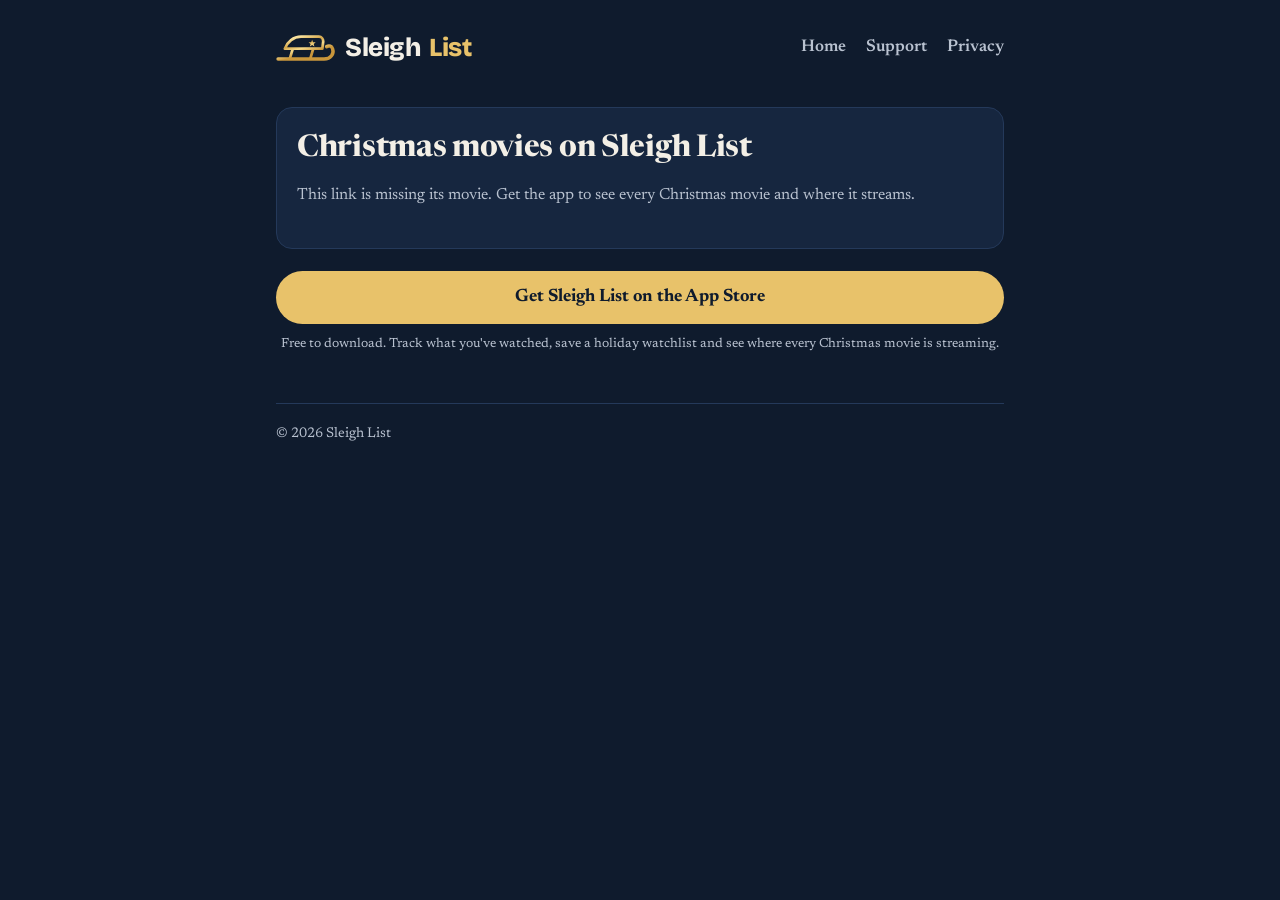
<file: m/index.html>
<!doctype html>
<html lang="en">
<head>
<meta charset="utf-8">
<meta name="viewport" content="width=device-width, initial-scale=1">
<title>Sleigh List · Christmas movie</title>
<meta name="description" content="Where to stream this Christmas movie, from Sleigh List.">
<meta property="og:title" content="A Christmas movie from Sleigh List">
<meta property="og:description" content="See where it's streaming tonight.">
<meta property="og:site_name" content="Sleigh List">
<meta name="apple-itunes-app" content="app-id=6830327776">
<meta name="theme-color" content="#0F1B2D">
<link rel="stylesheet" href="/style.css">
<!-- Shared movie page (1.2). One page for every movie and series: the app
     shares sleighlist.app/m/?id=<id>; this page asks the Sleigh List 'movie'
     function for one title in one country. With Sleigh List installed, iOS opens the
     movie in the app instead (universal link, see /.well-known). -->
<style>
.movie{display:flex;gap:18px;align-items:flex-start}
.poster{flex:0 0 96px;height:144px;border-radius:10px;background:linear-gradient(160deg,#2b4a78,#0b1527);display:flex;align-items:flex-end;padding:8px;font:700 13px/1.2 Georgia,serif;color:var(--ink);border:1px solid var(--line)}
.poster b{color:var(--accent);display:block;font-size:22px;margin-bottom:auto}
.meta{color:var(--muted);font-size:15px;margin:2px 0 10px}
.label{display:inline-block;border:1px solid var(--line);border-radius:999px;padding:0 10px;font-size:13px;color:var(--muted);margin-right:6px}
.where{margin-top:22px}
.where h2{margin:0 0 8px}
.opt{display:flex;justify-content:space-between;gap:12px;padding:10px 0;border-top:1px solid var(--line)}
.opt:first-of-type{border-top:0}
.opt span{color:var(--muted);font-size:15px}
select{background:var(--bg);color:var(--ink);border:1px solid var(--line);border-radius:8px;padding:4px 8px;font-size:15px}
.cta{display:block;text-align:center;margin-top:22px;background:var(--accent);color:#0f1b2d;font-weight:700;text-decoration:none;border-radius:999px;padding:12px}
.small{font-size:13px;color:var(--muted);margin-top:10px;text-align:center}
</style>
</head>
<body>
<main>
<header class="site-head">
  <a href="/" class="brand" aria-label="Sleigh List home"><img src="/img/logo_sleigh.svg" alt="" width="58" height="25">Sleigh <span>List</span></a>
  <nav><a href="/">Home</a><a href="/support/">Support</a><a href="/privacy/">Privacy</a></nav>
</header>
<div class="card" id="card" style="margin-top:28px"><p class="note">Loading…</p></div>
<a class="cta" href="https://apps.apple.com/app/sleigh-list-christmas-movies/id6830327776">Get Sleigh List on the App Store</a>
<p class="small">Free to download. Track what you've watched, save a holiday watchlist and see where every Christmas movie is streaming.</p>
<footer id="credit">&copy; 2026 Sleigh List</footer>
</main>
<script>
(function () {
  var card = document.getElementById('card');
  var id = Number(new URLSearchParams(location.search).get('id'));
  var names = {us:'United States',gb:'United Kingdom',ca:'Canada',au:'Australia',nz:'New Zealand',ph:'Philippines',no:'Norway',ch:'Switzerland',is:'Iceland',za:'South Africa',sg:'Singapore'};
  var kinds = {subscription:'Included with subscription',free:'Free',addon:'With an add-on',rent:'Rent',buy:'Buy'};
  function esc(s){return String(s==null?'':s).replace(/[&<>"']/g,function(c){return {'&':'&amp;','<':'&lt;','>':'&gt;','"':'&quot;',"'":'&#39;'}[c];});}
  function guessCountry(){
    var langs = navigator.languages || [navigator.language || ''];
    for (var i=0;i<langs.length;i++){var p=(langs[i]||'').split('-');if(p[1]&&names[p[1].toLowerCase()])return p[1].toLowerCase();}
    return 'us';
  }
  function fail(msg){card.innerHTML='<h1>Christmas movies on Sleigh List</h1><p class="note">'+msg+'</p>';}
  if (!id) { fail('This link is missing its movie. Get the app to see every Christmas movie and where it streams.'); return; }
  // 12 Nov 2026: the movie data is private. The page asks a small Sleigh
  // List function for this one movie in one country. The old public file is
  // only a fallback until it is retired.
  var FN = 'https://exbzthbmbiykfbspwilt.supabase.co/functions/v1/movie';
  var KEY = 'sb_publishable_MHDLO8hf4g4eZPfzkG782g_aGF3v0IJ';
  var country = guessCountry();
  var first = true;
  function viaFunction(cc){
    return fetch(FN+'?id='+id+'&country='+cc,{headers:{apikey:KEY}}).then(function(r){
      if (r.status===404) return {missing:true};
      if (!r.ok) throw new Error('fn '+r.status);
      return r.json();
    });
  }
  function viaPublicFile(cc){
    return fetch('/data/availability.json').then(function(r){return r.json();}).then(function(d){
      var m = (d.movies||[]).concat(d.series||[]).filter(function(x){return x.tmdb_id===id;})[0];
      if (!m) return {missing:true};
      var copy = {}; for (var k in m) if (k!=='availability') copy[k]=m[k];
      copy.options = ((m.availability||{})[cc]||[]);
      return {movie:copy, attribution:d.attribution};
    });
  }
  function show(cc){
    viaFunction(cc).catch(function(){ return viaPublicFile(cc); }).then(function(res){
      if (res.missing) { fail('We couldn\'t find that title. It may have left the list.'); return; }
      var m = res.movie;
      if (first && res.attribution) document.getElementById('credit').innerHTML='&copy; 2026 Sleigh List · <a href="'+esc(res.attribution.url)+'">'+esc(res.attribution.text)+'</a>';
      first = false;
      document.title = m.title + ' · Sleigh List';
      var order = ['free','subscription','addon','rent','buy'];
      var seen = {}, rows = [];
      (m.options||[]).slice().sort(function(a,b){return order.indexOf(a.type)-order.indexOf(b.type);}).forEach(function(o){
        var name = o.addon_name || o.service_name, key = name+'|'+o.type;
        if (seen[key] || !/^https:\/\//.test(o.link||'')) return; seen[key]=1;
        rows.push('<div class="opt"><a href="'+esc(o.link)+'" rel="noopener">'+esc(name)+'</a><span>'+esc(kinds[o.type]||o.type)+'</span></div>');
      });
      var labels = (m.format==='series'?'<span class="label">Series</span>':m.format==='tv_special'?'<span class="label">TV special</span>':'') +
                   ((m.genres||[]).indexOf('horror')>=0?'<span class="label">Horror</span>':'');
      var length = m.format==='series' ? (m.seasons>1 ? m.seasons+' seasons' : (m.episodes ? m.episodes+' episodes' : '')) :
                   (m.runtime_min ? Math.floor(m.runtime_min/60)+'h '+(m.runtime_min%60)+'m' : '');
      var select = '<select id="c" aria-label="Country">'+Object.keys(names).map(function(k){return '<option value="'+k+'"'+(k===cc?' selected':'')+'>'+names[k]+'</option>';}).join('')+'</select>';
      card.innerHTML =
        '<div class="movie"><div class="poster"><b>★</b>'+esc(m.title)+'</div><div>'+
        '<h1>'+esc(m.title)+'</h1><div class="meta">'+[m.year,length].filter(Boolean).join(' · ')+'</div>'+labels+
        '</div></div>'+(m.overview?'<p>'+esc(m.overview)+'</p>':'')+
        '<div class="where"><h2>Where to watch in '+select+'</h2>'+
        (rows.length?rows.join(''):'<p class="note">Not streaming here right now. Sleigh List checks every day.</p>')+'</div>';
      document.getElementById('c').onchange=function(e){country=e.target.value;show(country);};
    }).catch(function(){ fail('Couldn\'t load the movie. Please try again.'); });
  }
  show(country);
})();
</script>
</body>
</html>
</file>
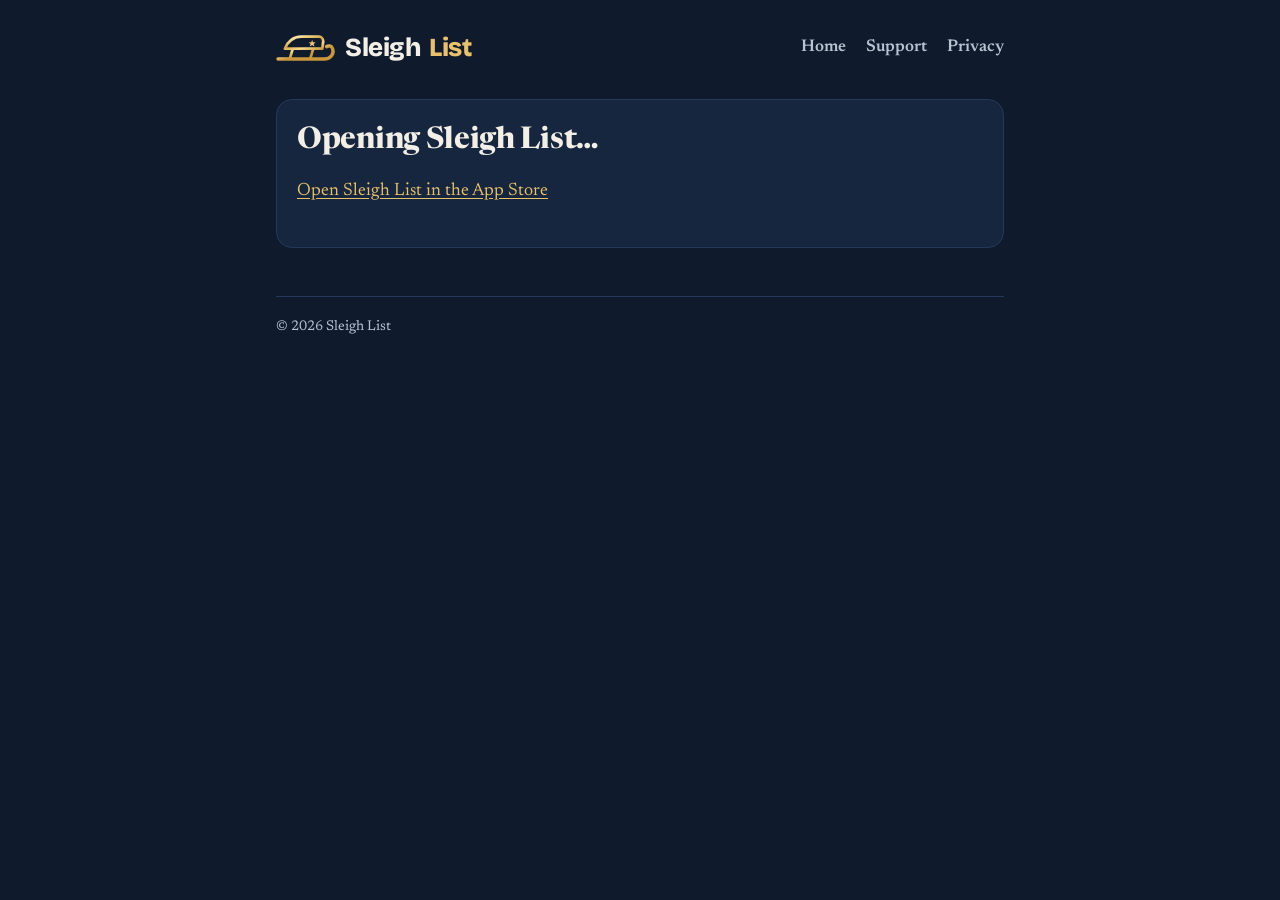
<file: open/index.html>
<!doctype html>
<html lang="en">
<head>
<meta charset="utf-8">
<meta name="viewport" content="width=device-width, initial-scale=1">
<title>Open Sleigh List</title>
<meta name="theme-color" content="#0F1B2D">
<link rel="stylesheet" href="/style.css">
<!-- Used as the deep link for App Store in-app events. Sends iPhones to the
     app's App Store page, which shows "Open" when the app is installed. -->
<meta http-equiv="refresh" content="1; url=https://apps.apple.com/app/sleigh-list-christmas-movies/id6830327776">
</head>
<body>
<main>
<header class="site-head">
  <a href="/" class="brand" aria-label="Sleigh List home"><img src="/img/logo_sleigh.svg" alt="" width="58" height="25">Sleigh <span>List</span></a>
  <nav><a href="/">Home</a><a href="/support/">Support</a><a href="/privacy/">Privacy</a></nav>
</header>
<div class="card"><h1>Opening Sleigh List…</h1><p><a href="https://apps.apple.com/app/sleigh-list-christmas-movies/id6830327776">Open Sleigh List in the App Store</a></p></div>
<footer>&copy; 2026 Sleigh List</footer>
</main>
</body>
</html>
</file>
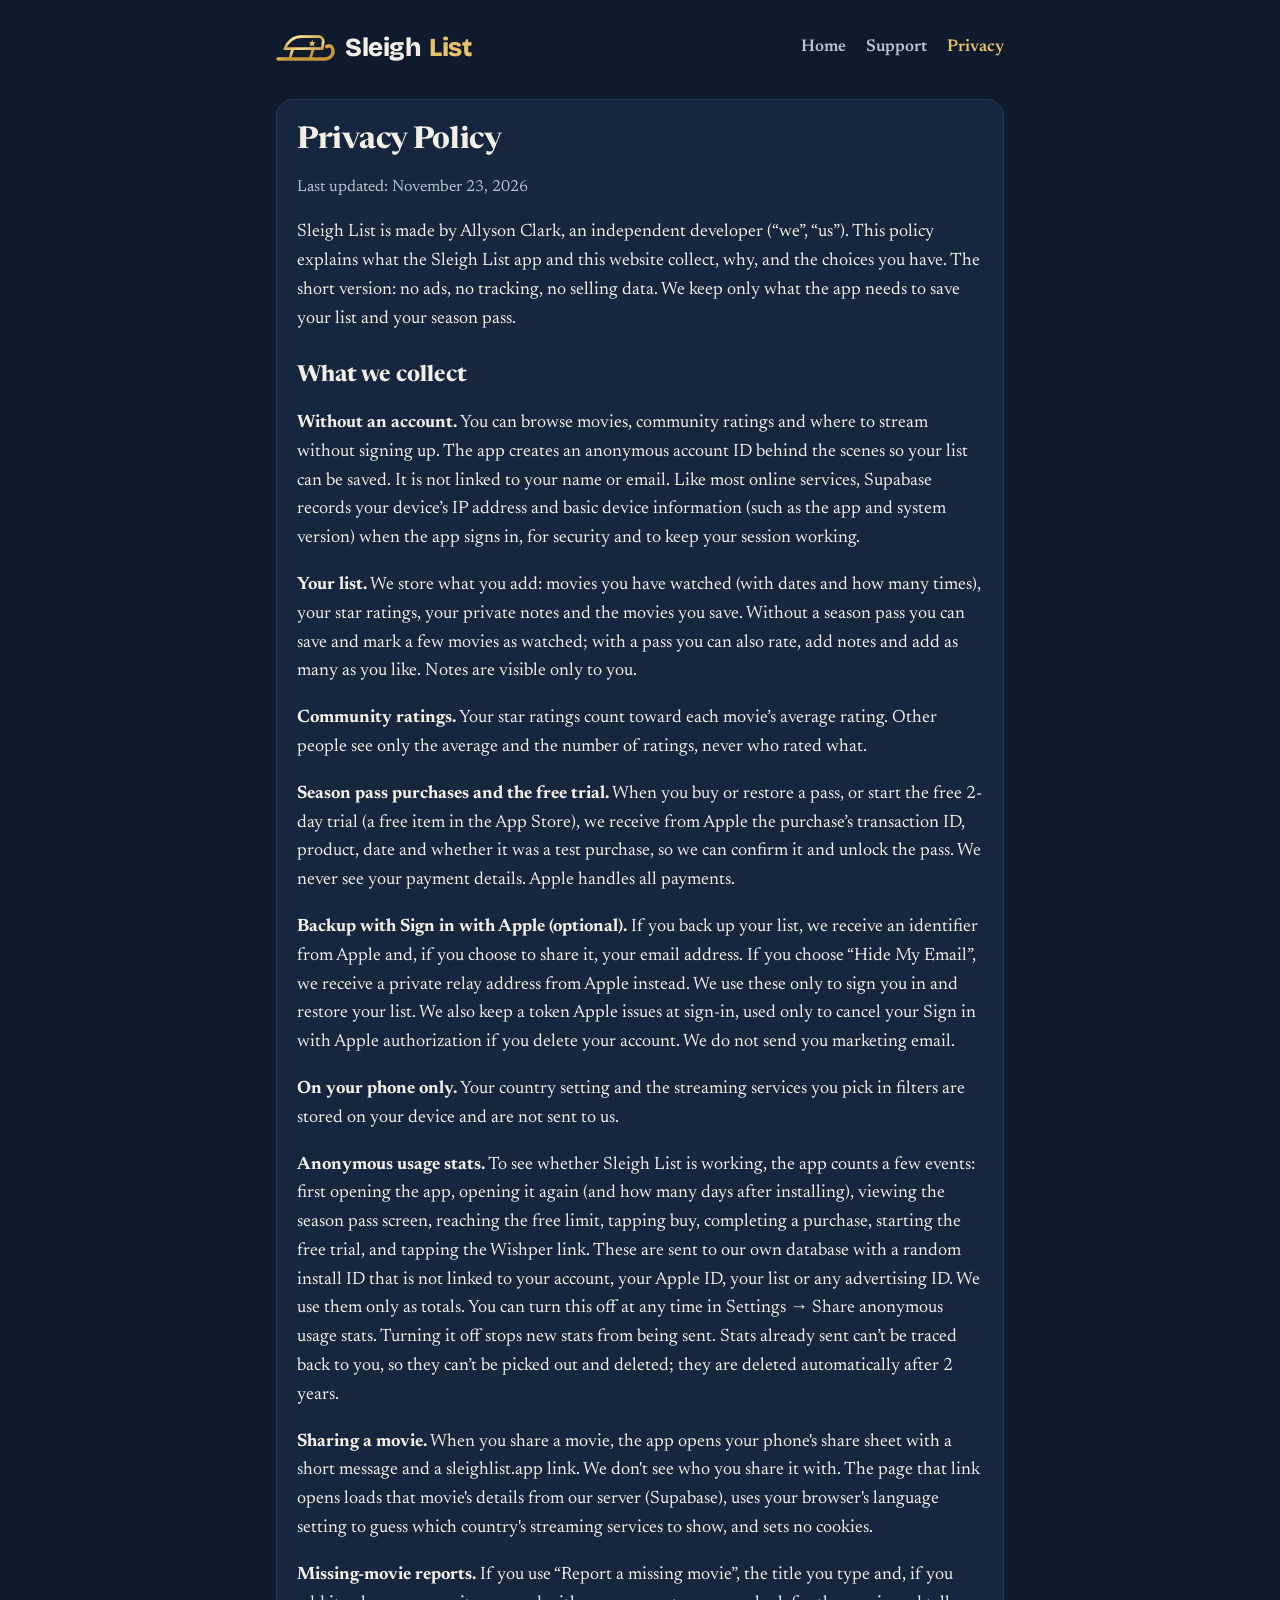
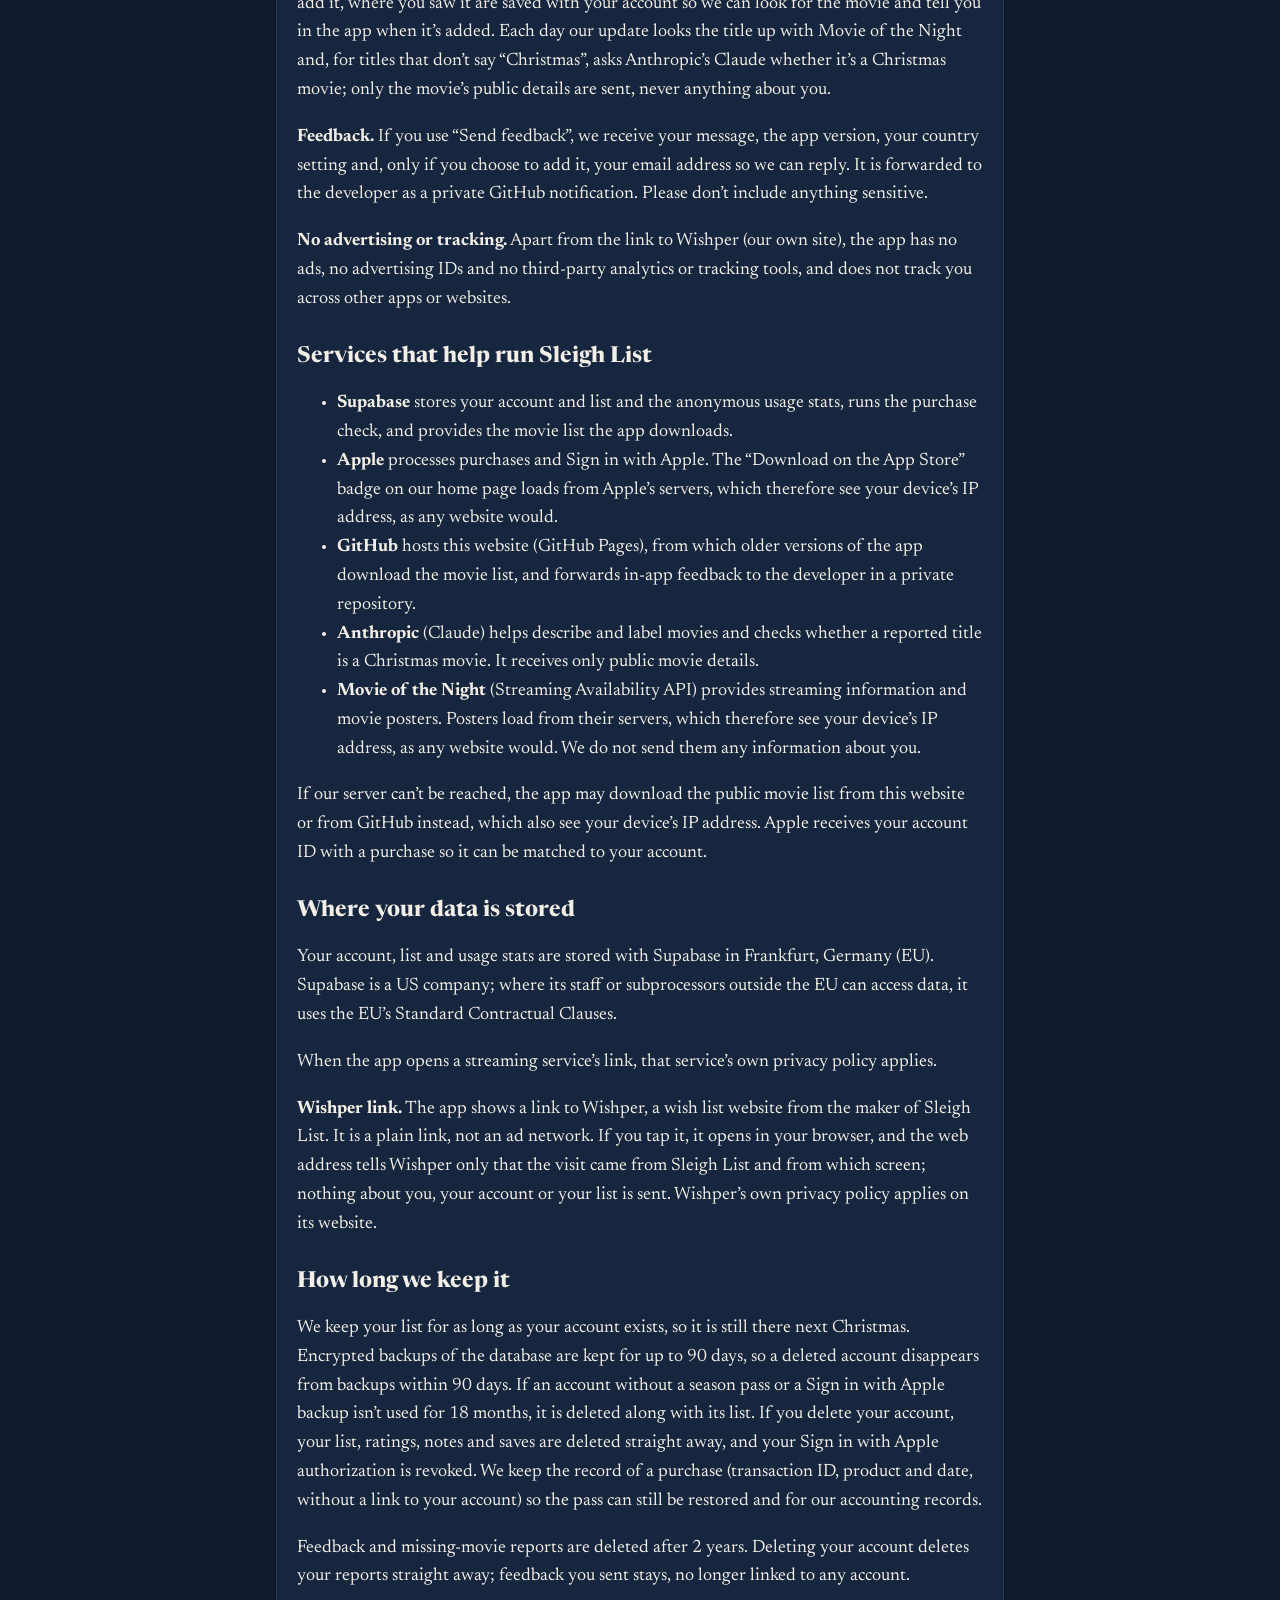
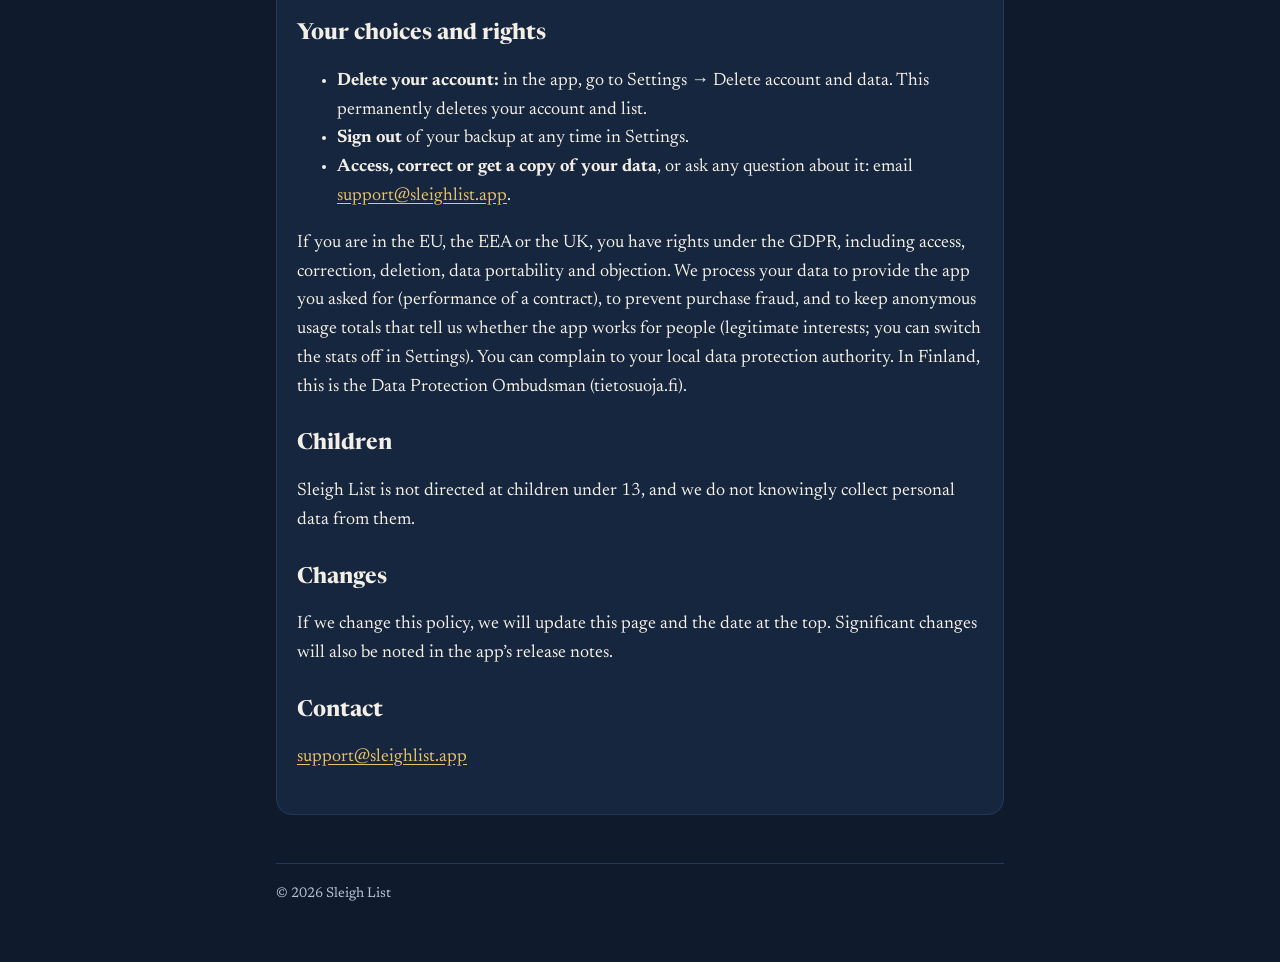
<file: privacy/index.html>
<!doctype html>
<html lang="en">
<head>
<meta charset="utf-8">
<meta name="viewport" content="width=device-width, initial-scale=1">
<meta name="apple-itunes-app" content="app-id=6830327776">
<title>Privacy Policy – Sleigh List</title>
<meta name="theme-color" content="#0F1B2D">
<link rel="stylesheet" href="/style.css">
</head>
<body>
<main>
<header class="site-head">
  <a href="/" class="brand" aria-label="Sleigh List home"><img src="/img/logo_sleigh.svg" alt="" width="58" height="25">Sleigh <span>List</span></a>
  <nav><a href="/">Home</a><a href="/support/">Support</a><a href="/privacy/" aria-current="page">Privacy</a></nav>
</header>
<div class="card">
<h1>Privacy Policy</h1>
<p class="note">Last updated: November 23, 2026</p>

<p>Sleigh List is made by Allyson Clark, an independent developer (“we”, “us”). This policy explains what the Sleigh List app and this website collect, why, and the choices you have. The short version: no ads, no tracking, no selling data. We keep only what the app needs to save your list and your season pass.</p>

<h2>What we collect</h2>
<p><strong>Without an account.</strong> You can browse movies, community ratings and where to stream without signing up. The app creates an anonymous account ID behind the scenes so your list can be saved. It is not linked to your name or email. Like most online services, Supabase records your device’s IP address and basic device information (such as the app and system version) when the app signs in, for security and to keep your session working.</p>
<p><strong>Your list.</strong> We store what you add: movies you have watched (with dates and how many times), your star ratings, your private notes and the movies you save. Without a season pass you can save and mark a few movies as watched; with a pass you can also rate, add notes and add as many as you like. Notes are visible only to you.</p>
<p><strong>Community ratings.</strong> Your star ratings count toward each movie’s average rating. Other people see only the average and the number of ratings, never who rated what.</p>
<p><strong>Season pass purchases and the free trial.</strong> When you buy or restore a pass, or start the free 2-day trial (a free item in the App Store), we receive from Apple the purchase’s transaction ID, product, date and whether it was a test purchase, so we can confirm it and unlock the pass. We never see your payment details. Apple handles all payments.</p>
<p><strong>Backup with Sign in with Apple (optional).</strong> If you back up your list, we receive an identifier from Apple and, if you choose to share it, your email address. If you choose “Hide My Email”, we receive a private relay address from Apple instead. We use these only to sign you in and restore your list. We also keep a token Apple issues at sign-in, used only to cancel your Sign in with Apple authorization if you delete your account. We do not send you marketing email.</p>
<p><strong>On your phone only.</strong> Your country setting and the streaming services you pick in filters are stored on your device and are not sent to us.</p>
<p><strong>Anonymous usage stats.</strong> To see whether Sleigh List is working, the app counts a few events: first opening the app, opening it again (and how many days after installing), viewing the season pass screen, reaching the free limit, tapping buy, completing a purchase, starting the free trial, and tapping the Wishper link. These are sent to our own database with a random install ID that is not linked to your account, your Apple ID, your list or any advertising ID. We use them only as totals. You can turn this off at any time in Settings → Share anonymous usage stats. Turning it off stops new stats from being sent. Stats already sent can’t be traced back to you, so they can’t be picked out and deleted; they are deleted automatically after 2 years.</p>
<p><strong>Sharing a movie.</strong> When you share a movie, the app opens your phone's share sheet with a short message and a sleighlist.app link. We don't see who you share it with. The page that link opens loads that movie's details from our server (Supabase), uses your browser's language setting to guess which country's streaming services to show, and sets no cookies.</p>
<p><strong>Missing-movie reports.</strong> If you use “Report a missing movie”, the title you type and, if you add it, where you saw it are saved with your account so we can look for the movie and tell you in the app when it’s added. Each day our update looks the title up with Movie of the Night and, for titles that don’t say “Christmas”, asks Anthropic’s Claude whether it’s a Christmas movie; only the movie’s public details are sent, never anything about you.</p>
<p><strong>Feedback.</strong> If you use “Send feedback”, we receive your message, the app version, your country setting and, only if you choose to add it, your email address so we can reply. It is forwarded to the developer as a private GitHub notification. Please don’t include anything sensitive.</p>
<p><strong>No advertising or tracking.</strong> Apart from the link to Wishper (our own site), the app has no ads, no advertising IDs and no third-party analytics or tracking tools, and does not track you across other apps or websites.</p>

<h2>Services that help run Sleigh List</h2>
<ul>
<li><strong>Supabase</strong> stores your account and list and the anonymous usage stats, runs the purchase check, and provides the movie list the app downloads.</li>
<li><strong>Apple</strong> processes purchases and Sign in with Apple. The “Download on the App Store” badge on our home page loads from Apple’s servers, which therefore see your device’s IP address, as any website would.</li>
<li><strong>GitHub</strong> hosts this website (GitHub Pages), from which older versions of the app download the movie list, and forwards in-app feedback to the developer in a private repository.</li>
<li><strong>Anthropic</strong> (Claude) helps describe and label movies and checks whether a reported title is a Christmas movie. It receives only public movie details.</li>
<li><strong>Movie of the Night</strong> (Streaming Availability API) provides streaming information and movie posters. Posters load from their servers, which therefore see your device’s IP address, as any website would. We do not send them any information about you.</li>
</ul>
<p>If our server can’t be reached, the app may download the public movie list from this website or from GitHub instead, which also see your device’s IP address. Apple receives your account ID with a purchase so it can be matched to your account.</p>
<h2>Where your data is stored</h2>
<p>Your account, list and usage stats are stored with Supabase in Frankfurt, Germany (EU). Supabase is a US company; where its staff or subprocessors outside the EU can access data, it uses the EU’s Standard Contractual Clauses.</p>
<p>When the app opens a streaming service’s link, that service’s own privacy policy applies.</p>
<p><strong>Wishper link.</strong> The app shows a link to Wishper, a wish list website from the maker of Sleigh List. It is a plain link, not an ad network. If you tap it, it opens in your browser, and the web address tells Wishper only that the visit came from Sleigh List and from which screen; nothing about you, your account or your list is sent. Wishper’s own privacy policy applies on its website.</p>

<h2>How long we keep it</h2>
<p>We keep your list for as long as your account exists, so it is still there next Christmas. Encrypted backups of the database are kept for up to 90 days, so a deleted account disappears from backups within 90 days. If an account without a season pass or a Sign in with Apple backup isn’t used for 18 months, it is deleted along with its list. If you delete your account, your list, ratings, notes and saves are deleted straight away, and your Sign in with Apple authorization is revoked. We keep the record of a purchase (transaction ID, product and date, without a link to your account) so the pass can still be restored and for our accounting records.</p>
<p>Feedback and missing-movie reports are deleted after 2 years. Deleting your account deletes your reports straight away; feedback you sent stays, no longer linked to any account.</p>

<h2>Your choices and rights</h2>
<ul>
<li><strong>Delete your account:</strong> in the app, go to Settings → Delete account and data. This permanently deletes your account and list.</li>
<li><strong>Sign out</strong> of your backup at any time in Settings.</li>
<li><strong>Access, correct or get a copy of your data</strong>, or ask any question about it: email <a href="mailto:support@sleighlist.app">support@sleighlist.app</a>.</li>
</ul>
<p>If you are in the EU, the EEA or the UK, you have rights under the GDPR, including access, correction, deletion, data portability and objection. We process your data to provide the app you asked for (performance of a contract), to prevent purchase fraud, and to keep anonymous usage totals that tell us whether the app works for people (legitimate interests; you can switch the stats off in Settings). You can complain to your local data protection authority. In Finland, this is the Data Protection Ombudsman (tietosuoja.fi).</p>

<h2>Children</h2>
<p>Sleigh List is not directed at children under 13, and we do not knowingly collect personal data from them.</p>

<h2>Changes</h2>
<p>If we change this policy, we will update this page and the date at the top. Significant changes will also be noted in the app’s release notes.</p>

<h2>Contact</h2>
<p><a href="mailto:support@sleighlist.app">support@sleighlist.app</a></p>
</div>
<footer>&copy; 2026 Sleigh List</footer>
</main>
</body>
</html>
</file>
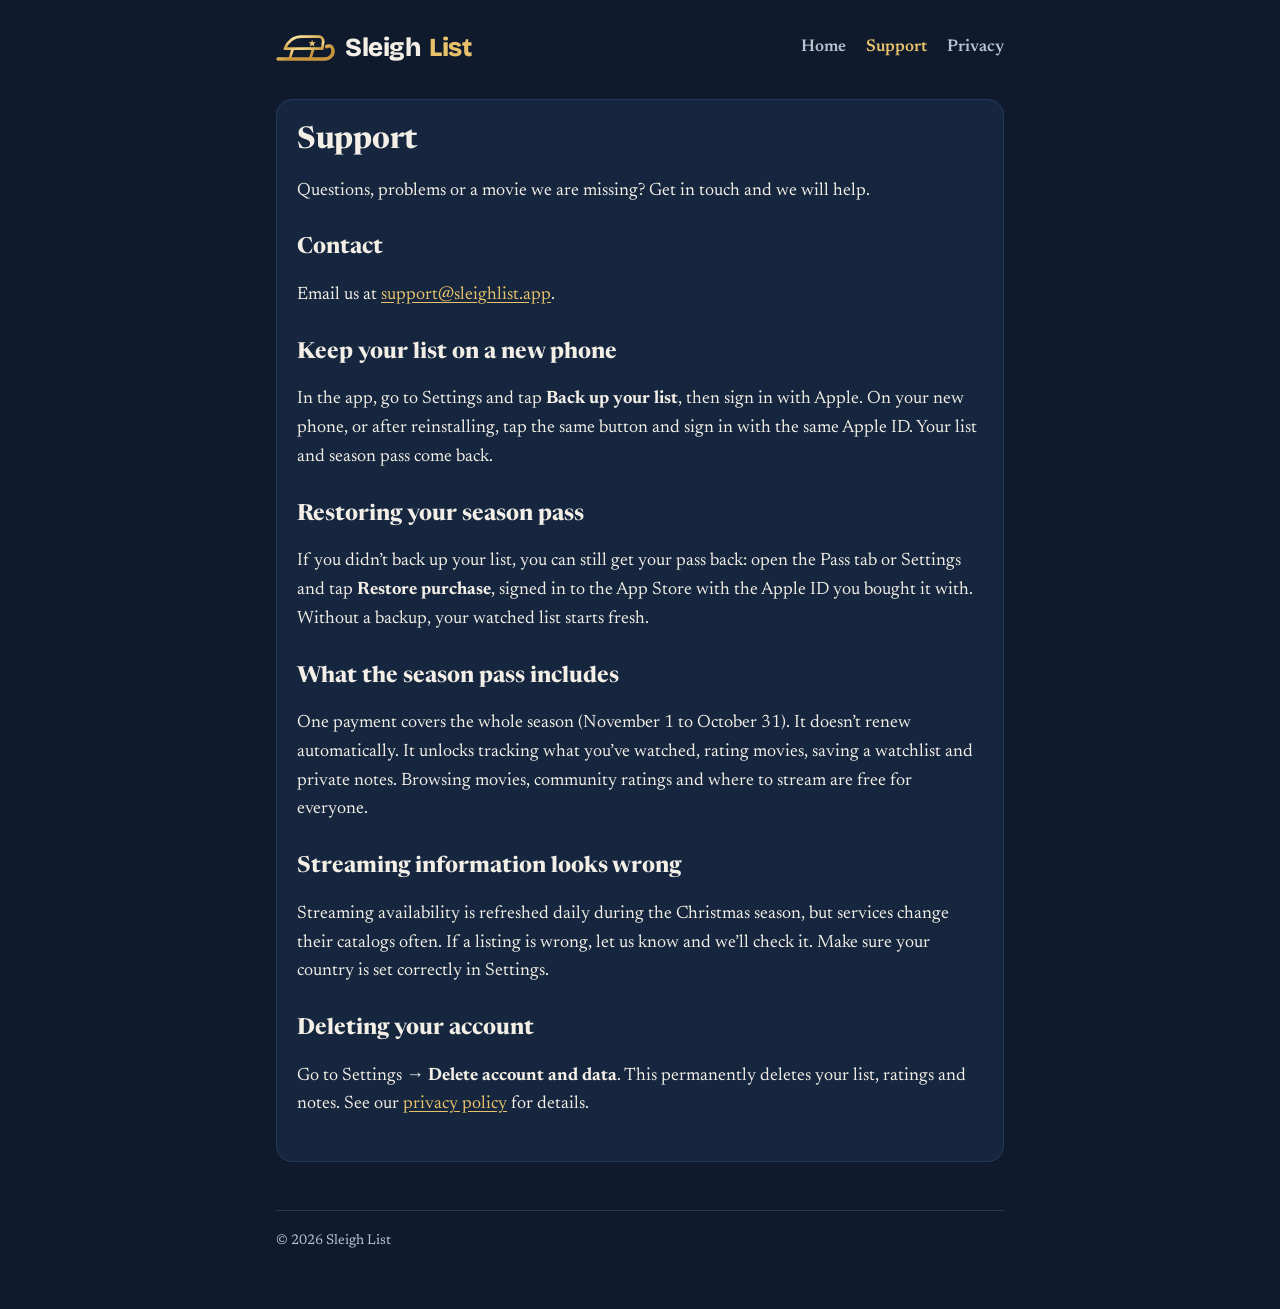
<file: support/index.html>
<!doctype html>
<html lang="en">
<head>
<meta charset="utf-8">
<meta name="viewport" content="width=device-width, initial-scale=1">
<meta name="apple-itunes-app" content="app-id=6830327776">
<title>Support – Sleigh List</title>
<meta name="theme-color" content="#0F1B2D">
<link rel="stylesheet" href="/style.css">
</head>
<body>
<main>
<header class="site-head">
  <a href="/" class="brand" aria-label="Sleigh List home"><img src="/img/logo_sleigh.svg" alt="" width="58" height="25">Sleigh <span>List</span></a>
  <nav><a href="/">Home</a><a href="/support/" aria-current="page">Support</a><a href="/privacy/">Privacy</a></nav>
</header>
<div class="card">
<h1>Support</h1>
<p>Questions, problems or a movie we are missing? Get in touch and we will help.</p>

<h2>Contact</h2>
<p>Email us at <a href="mailto:support@sleighlist.app">support@sleighlist.app</a>.</p>

<h2>Keep your list on a new phone</h2>
<p>In the app, go to Settings and tap <strong>Back up your list</strong>, then sign in with Apple. On your new phone, or after reinstalling, tap the same button and sign in with the same Apple ID. Your list and season pass come back.</p>

<h2>Restoring your season pass</h2>
<p>If you didn’t back up your list, you can still get your pass back: open the Pass tab or Settings and tap <strong>Restore purchase</strong>, signed in to the App Store with the Apple ID you bought it with. Without a backup, your watched list starts fresh.</p>

<h2>What the season pass includes</h2>
<p>One payment covers the whole season (November 1 to October 31). It doesn’t renew automatically. It unlocks tracking what you’ve watched, rating movies, saving a watchlist and private notes. Browsing movies, community ratings and where to stream are free for everyone.</p>

<h2>Streaming information looks wrong</h2>
<p>Streaming availability is refreshed daily during the Christmas season, but services change their catalogs often. If a listing is wrong, let us know and we’ll check it. Make sure your country is set correctly in Settings.</p>

<h2>Deleting your account</h2>
<p>Go to Settings → <strong>Delete account and data</strong>. This permanently deletes your list, ratings and notes. See our <a href="/privacy/">privacy policy</a> for details.</p>
</div>
<footer>&copy; 2026 Sleigh List</footer>
</main>
</body>
</html>
</file>
<file: style.css>
/* Sleigh List site: design spec (claude/sleigh-list-DESIGN.md), Newsreader for all
   text, Bricolage Grotesque 800 for the "Sleigh List" wordmark only. Fonts are
   self-hosted (OFL, licences in /fonts/) so visitors' browsers don't contact Google. */
@font-face{font-family:"Newsreader";src:url(/fonts/newsreader.woff) format("woff");font-weight:200 800;font-style:normal;font-display:swap}
@font-face{font-family:"Bricolage Wordmark";src:url(/fonts/bricolage-wordmark.woff) format("woff");font-weight:200 800;font-display:block}

:root{
  --midnight:#0F1B2D;--surface-dim:#071425;--card:#16263F;--line:#24395A;
  --gold:#E8C26A;--gold-hover:#F3D58F;--snow:#F3EFE6;--mist:#B9C2D0;
  /* old names, still used by the share pages (/m/, /open/) */
  --bg:var(--midnight);--ink:var(--snow);--muted:var(--mist);--accent:var(--gold);
}
*{box-sizing:border-box}
html{-webkit-text-size-adjust:100%}
body{margin:0;background:var(--midnight);color:var(--snow);font:400 18px/1.6 "Newsreader",Georgia,serif}
a{color:var(--gold);text-underline-offset:3px}
a:hover{color:var(--gold-hover)}
img{max-width:100%}

main{max-width:760px;margin:0 auto;padding:20px 16px 56px}
.wide{max-width:1120px}

/* header: gilded sleigh + wordmark, then the page links */
.site-head{display:flex;align-items:center;justify-content:space-between;gap:12px 24px;flex-wrap:wrap;padding:4px 0 8px}
header a{text-decoration:none}
.brand{display:inline-flex;align-items:center;gap:9px;color:var(--snow);font:800 26px/1 "Bricolage Wordmark","Newsreader",sans-serif;letter-spacing:-.02em;white-space:nowrap}
.brand img{height:26px;width:auto;display:block}
.brand span{color:var(--gold)}
.brand:hover{color:var(--snow)}
nav{display:flex;gap:4px 20px;flex-wrap:wrap}
nav a{display:inline-block;padding:10px 0;color:var(--mist);font-weight:600;font-size:17px;text-decoration:none}
nav a:hover{color:var(--snow)}
nav a[aria-current=page]{color:var(--gold)}
.tag{color:var(--mist);margin:4px 0 0}

h1,h2{font-variation-settings:"opsz" 72;color:var(--snow)}
h1{font-size:34px;line-height:1.15;font-weight:700;margin:0 0 12px;letter-spacing:-.01em}
h2{font-size:22px;line-height:1.25;font-weight:700;margin:30px 0 8px}
.page-title{margin-top:24px}
.site-head + .card{margin-top:20px}
.card{background:var(--card);border:1px solid var(--line);border-radius:16px;padding:24px 20px}
.card h1{font-size:30px}
.note{color:var(--mist);font-size:16px}

/* home hero */
.hero{text-align:center;padding:40px 0 8px}
.hero h1{font-size:clamp(34px,8.6vw,60px);line-height:1.08;max-width:15em;margin:0 auto 18px;text-wrap:balance}
.hero .lead{color:var(--mist);font-size:clamp(18px,2.6vw,21px);max-width:34em;margin:0 auto}
/* Apple: badge at least 40px tall onscreen, clear space a quarter of its height,
   unmodified, one per page, subordinate to the headline. */
.badge{display:inline-block;margin:26px 0 6px;padding:14px;line-height:0}
.badge img{height:54px;width:auto;display:block;object-fit:contain}
.hero .small{color:var(--mist);font-size:15px;margin:0}

.swipe-hint{display:none;text-align:center;color:var(--mist);font-size:14px;margin:6px 0 0}
.shots{list-style:none;margin:40px 0 0;padding:0;display:grid;grid-template-columns:repeat(4,1fr);gap:20px}
.shots li{margin:0}
.shots img{display:block;width:100%;height:auto;border-radius:22px;border:1px solid var(--line)}
@media (max-width:860px){
  /* phones and small tablets: swipe through the screenshots, next one peeking */
  .shots{display:flex;overflow-x:auto;scroll-snap-type:x mandatory;gap:14px;margin:32px -16px 0;padding:0 16px 10px;scrollbar-width:none;-webkit-overflow-scrolling:touch}
  .shots::-webkit-scrollbar{display:none}
  .shots li{flex:0 0 min(68vw,300px);scroll-snap-align:center}
  .swipe-hint{display:block}
}


footer{margin-top:48px;padding-top:20px;border-top:1px solid var(--line);color:var(--mist);font-size:14px;line-height:1.55}
footer p{margin:0 0 8px}
footer a{color:var(--mist)}
footer a:hover{color:var(--snow)}

@media (max-width:520px){
  body{font-size:17px}
  .brand{font-size:23px}.brand img{height:23px}
  .site-head{padding-bottom:0}
  nav{gap:0 18px}
  .hero{padding-top:28px}
  .card{padding:20px 16px}
  .card h1{font-size:27px}
}
</file>
